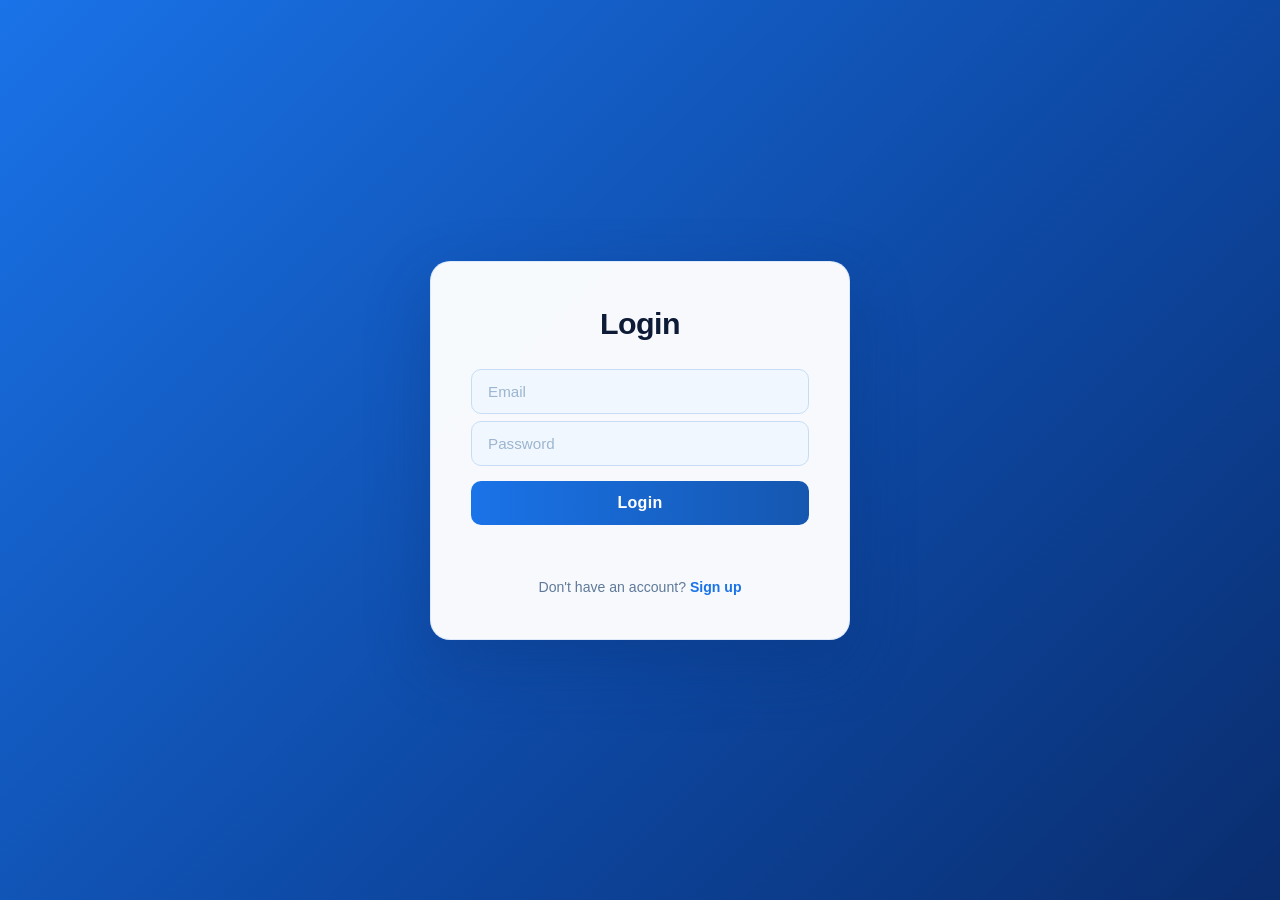
<file: templates/index.html>
<!DOCTYPE html>
<html lang="en">
<head><meta charset="UTF-8"><meta name="viewport" content="width=device-width,initial-scale=1">
<title>Login — SMS</title>
<link rel="stylesheet" href="/static/css/style.css"></head>
<body class="auth" data-page="login">
<div class="box">
  <h2>Login</h2>
  <input type="email" id="email" placeholder="Email" autocomplete="email">
  <input type="password" id="password" placeholder="Password">
  <button id="login-btn">Login</button>
  <div id="msg"></div>
  <p>Don't have an account? <a href="/signup">Sign up</a></p>
</div>
<script type="module" src="/static/js/auth.js"></script>
</body></html>
</file>
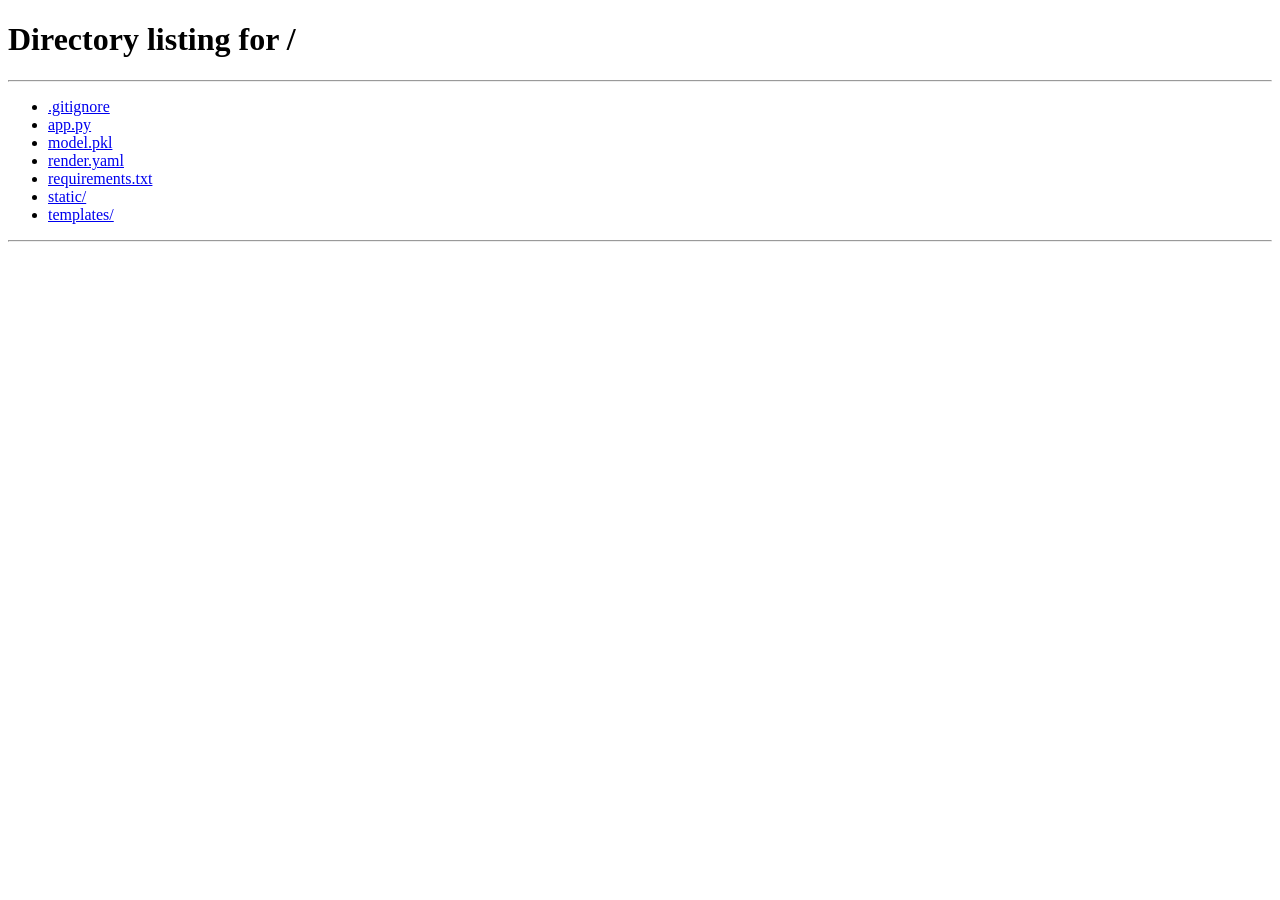
<file: templates/home.html>
<!DOCTYPE html>
<html lang="en">
<head><meta charset="UTF-8"><title>SMS</title>
<link rel="stylesheet" href="/static/css/style.css"></head>
<body class="auth">
<div class="box"><h2>Redirecting...</h2></div>
<script type="module">
import { getTok, getUsr } from "/static/js/utils.js";
const u=getUsr(),t=getTok();
if(!u||!t){window.location.href="/";}
else{const m={super_admin:"/super-admin",admin:"/admin",user:"/user"};window.location.href=m[u.role]||"/";}
</script></body></html>
</file>
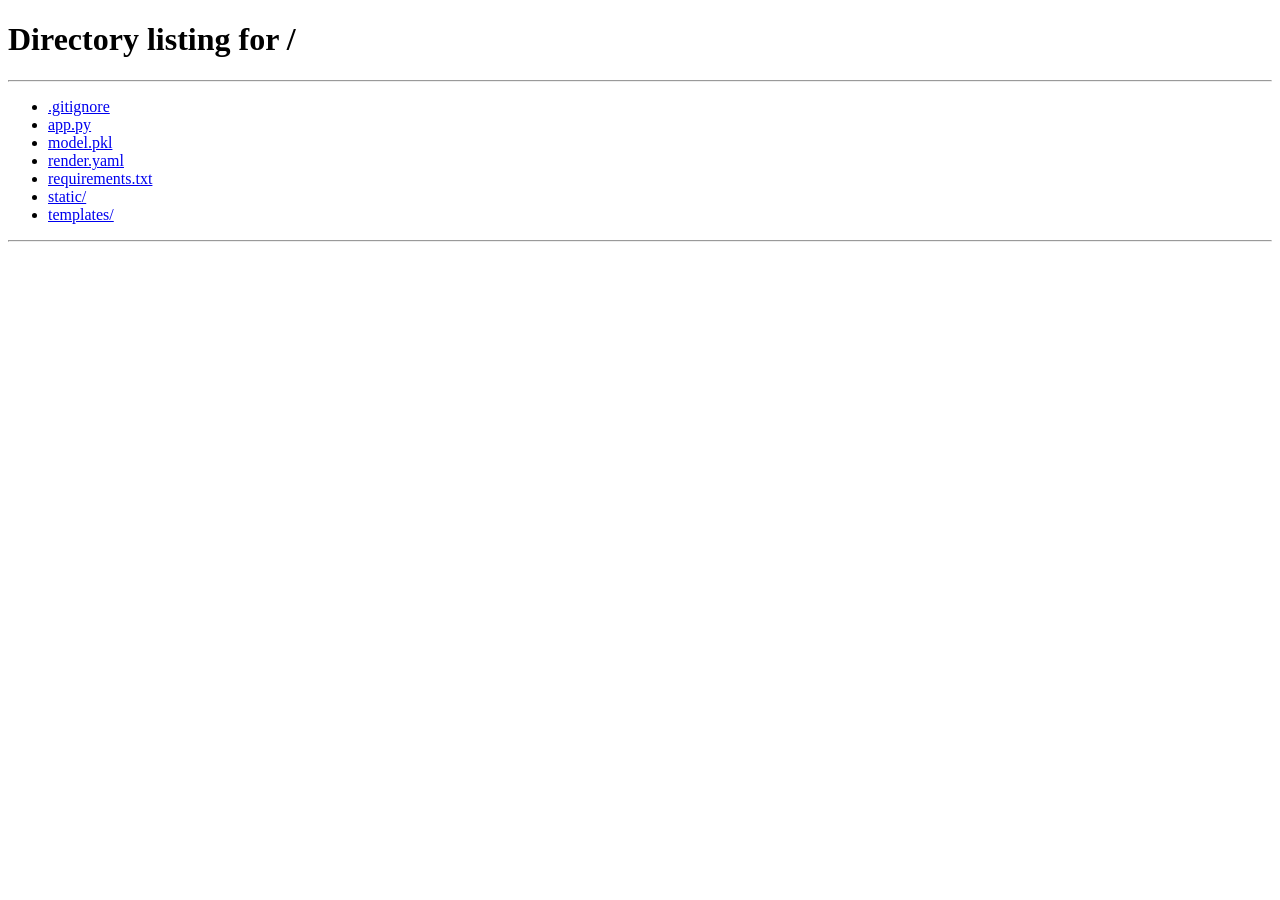
<file: templates/otp.html>
<!DOCTYPE html>
<html lang="en">
<head>
<meta charset="UTF-8">
<meta name="viewport" content="width=device-width,initial-scale=1">
<title>OTP Verification — SMS</title>
<link rel="stylesheet" href="/static/css/style.css">
<style>
  .otp-input-box {
    width:100%;padding:14px 16px;margin:12px 0 6px;
    border:2px solid #7b5ea7;border-radius:12px;
    font-size:2rem;font-weight:700;text-align:center;
    letter-spacing:14px;font-family:monospace;
    background:#fff;color:#1a1a2e;outline:none;
    transition:border-color .2s,box-shadow .2s;
  }
  .otp-input-box:focus{border-color:#4a90d9;box-shadow:0 0 0 3px rgba(74,144,217,.15)}
  .btn-verify{
    width:100%;padding:13px;margin-top:12px;border:none;border-radius:10px;
    font-size:1rem;font-weight:700;cursor:pointer;
    background:linear-gradient(90deg,#4a90d9,#7b5ea7);color:#fff;
    transition:transform .15s,box-shadow .15s;
  }
  .btn-verify:hover{transform:translateY(-1px);box-shadow:0 6px 20px rgba(123,94,167,.4)}
  .btn-verify:disabled{opacity:.5;cursor:not-allowed;transform:none;box-shadow:none}
  .btn-resend{
    width:100%;padding:11px;margin-top:8px;border:1.5px solid #d1d5db;
    border-radius:10px;font-size:.95rem;font-weight:600;cursor:pointer;
    background:transparent;color:#7b5ea7;font-family:'Segoe UI',sans-serif;
    transition:background .15s,border-color .15s;
  }
  .btn-resend:hover{background:#f3f0f8;border-color:#7b5ea7}
  .btn-resend:disabled{opacity:.5;cursor:not-allowed}
  .otp-timer{text-align:center;font-size:.88rem;color:#6b7280;margin-top:4px}
  .otp-timer span{color:#b45309;font-weight:700;font-family:monospace}
  #otp-msg{margin-top:12px;font-size:.9rem;font-weight:600;min-height:20px;
    color:#dc2626;text-align:center;line-height:1.4}
  #otp-msg.ok{color:#16a34a}
</style>
</head>
<body class="auth">
<div class="box">
  <h2>OTP Verification</h2>

  <div class="risk-box">
    ⚠️ High risk login detected.<br>
    OTP sent to: <strong id="otp-email" style="color:#7b5ea7"></strong>
  </div>

  <input
    type="tel"
    id="otpInput"
    class="otp-input-box"
    placeholder="——————"
    maxlength="6"
    inputmode="numeric"
    autocomplete="one-time-code"
  >

  <div class="otp-timer">Expires in <span id="timer">01:00</span></div>

  <button id="verifyBtn" class="btn-verify">Verify OTP</button>
  <button id="resendBtn" class="btn-resend">🔄 Resend OTP</button>

  <div id="otp-msg"></div>

  <p style="margin-top:14px;font-size:.88rem;color:#6b7280;text-align:center">
    <a href="/" style="color:#7b5ea7;font-weight:700;text-decoration:none">← Back to Login</a>
  </p>
</div>

<script>
// Inline script — no module imports to avoid any loading issues
(function(){
  const raw = sessionStorage.getItem("otp_p");
  if (!raw) { window.location.href="/"; return; }
  const pend = JSON.parse(raw);

  document.getElementById("otp-email").textContent = pend.email || "";

  const inp    = document.getElementById("otpInput");
  const verBtn = document.getElementById("verifyBtn");
  const resBtn = document.getElementById("resendBtn");
  const msgEl  = document.getElementById("otp-msg");
  const timerEl= document.getElementById("timer");

  // Focus input immediately
  inp.focus();

  // Only allow digits
  inp.addEventListener("input", function(){
    this.value = this.value.replace(/\D/g,"").slice(0,6);
  });

  // 60s timer
  let cd = 60, iv;
  function startTimer(){
    clearInterval(iv);
    iv = setInterval(function(){
      cd--;
      var m=String(Math.floor(cd/60)).padStart(2,"0");
      var s=String(cd%60).padStart(2,"0");
      timerEl.textContent = m+":"+s;
      if(cd<=0){
        clearInterval(iv);
        msgEl.textContent="OTP expired. Click Resend OTP.";
        msgEl.className="";
        verBtn.disabled=true;
      }
    },1000);
  }
  startTimer();

  // Verify OTP
  verBtn.addEventListener("click", async function(){
    var entered = inp.value.trim();
    if(!entered || entered.length < 6){
      msgEl.textContent="Please enter the 6-digit OTP.";
      msgEl.className=""; return;
    }
    verBtn.disabled=true; verBtn.textContent="Verifying...";
    msgEl.textContent=""; msgEl.className="";
    try{
      var r = await fetch("/api/verify-otp",{
        method:"POST",
        headers:{"Content-Type":"application/json"},
        body:JSON.stringify({user_id:pend.user_id, otp:entered})
      });
      var d = await r.json();
      if(!r.ok){
        msgEl.textContent = d.error || "Wrong OTP ❌";
        msgEl.className="";
        verBtn.disabled=false; verBtn.textContent="Verify OTP";
        return;
      }
      msgEl.textContent="OTP Verified ✅"; msgEl.className="ok";
      clearInterval(iv);

      // Cleanup session
      var email = pend.email;
      var lc = parseInt(localStorage.getItem(email+"_lc")||"0")+1;
      localStorage.setItem(email+"_lc", lc);
      sessionStorage.setItem(email+"_fa","0");
      localStorage.removeItem(email+"_pfa");
      sessionStorage.removeItem("otp_p");
      sessionStorage.removeItem("_loc_cache");
      ["pd","pl","pt","plc","pfa2"].forEach(function(k){sessionStorage.removeItem(k);});

      // Save JWT
      localStorage.setItem("sms_token", d.token);
      localStorage.setItem("sms_user", JSON.stringify({role:d.role,email:d.email,name:d.name}));

      var map={super_admin:"/super-admin",admin:"/admin",user:"/user"};
      setTimeout(function(){window.location.href=map[d.role]||"/user";},1000);
    }catch(e){
      msgEl.textContent="Error: "+e.message;
      verBtn.disabled=false; verBtn.textContent="Verify OTP";
    }
  });

  // Resend OTP
  resBtn.addEventListener("click", async function(){
    var email=pend.email;
    if(!email){
      msgEl.textContent="Session lost. Please login again.";
      setTimeout(function(){window.location.href="/";},2000); return;
    }
    resBtn.disabled=true; resBtn.textContent="Sending...";
    msgEl.textContent=""; msgEl.className="";
    try{
      var r = await fetch("/api/resend-otp",{
        method:"POST",
        headers:{"Content-Type":"application/json"},
        body:JSON.stringify({user_id:pend.user_id, email:email})
      });
      var d = await r.json();
      if(r.ok){
        msgEl.textContent="New OTP sent to "+email+" 📩"; msgEl.className="ok";
        cd=60; startTimer(); verBtn.disabled=false; verBtn.textContent="Verify OTP";
        inp.value=""; inp.focus();
      } else {
        msgEl.textContent=d.error||"Failed to resend. Try again.";
      }
    }catch(e){
      msgEl.textContent="Failed to resend. Try again.";
    }
    resBtn.disabled=false; resBtn.textContent="🔄 Resend OTP";
  });
})();
</script>
</body>
</html>
</file>
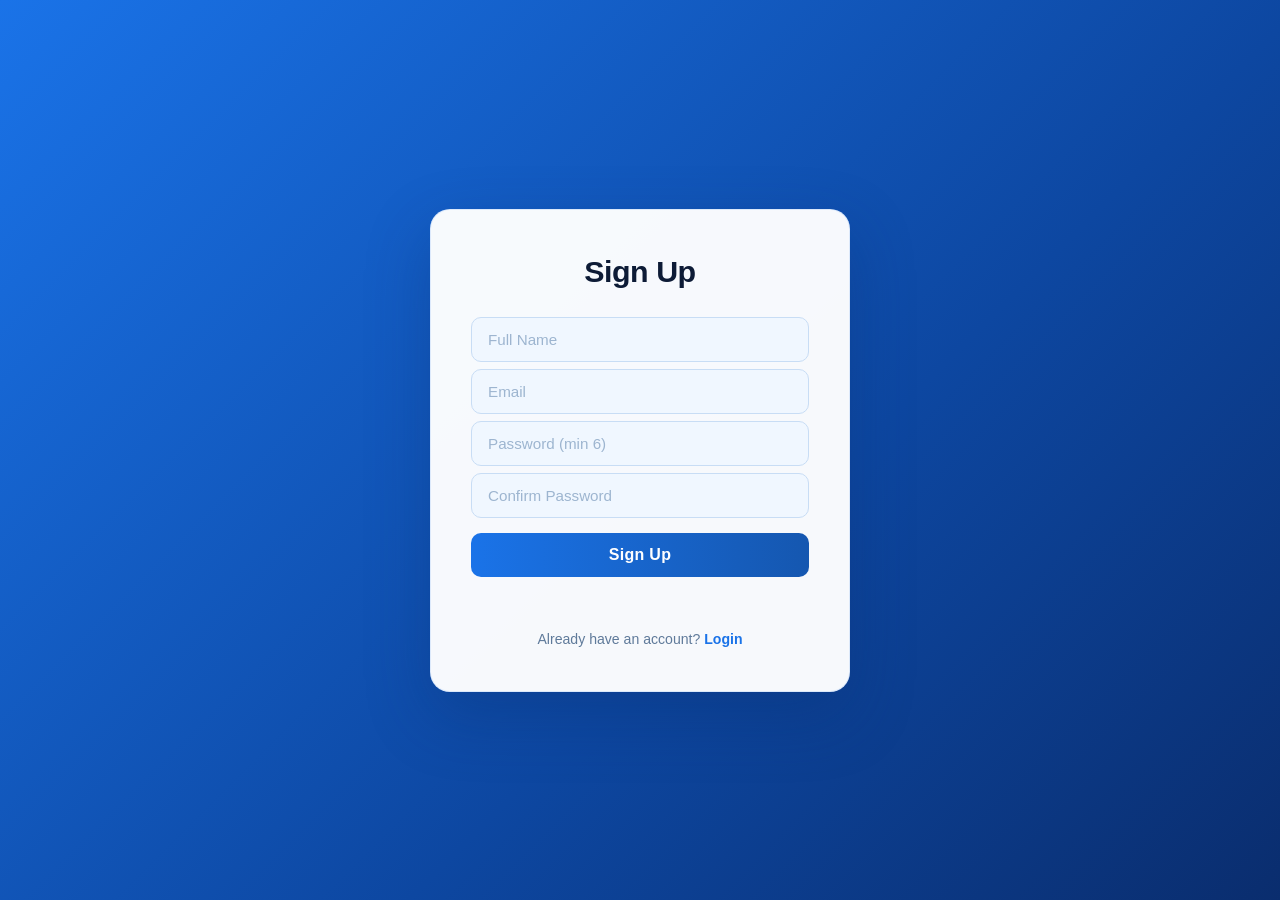
<file: templates/signup.html>
<!DOCTYPE html>
<html lang="en">
<head><meta charset="UTF-8"><meta name="viewport" content="width=device-width,initial-scale=1">
<title>Sign Up — SMS</title>
<link rel="stylesheet" href="/static/css/style.css"></head>
<body class="auth" data-page="signup">
<div class="box">
  <h2>Sign Up</h2>
  <input type="text"     id="name"     placeholder="Full Name">
  <input type="email"    id="email"    placeholder="Email">
  <input type="password" id="password" placeholder="Password (min 6)">
  <input type="password" id="confirm"  placeholder="Confirm Password">
  <button id="signup-btn">Sign Up</button>
  <div id="msg"></div>
  <p>Already have an account? <a href="/">Login</a></p>
</div>
<script type="module" src="/static/js/auth.js"></script>
</body></html>
</file>
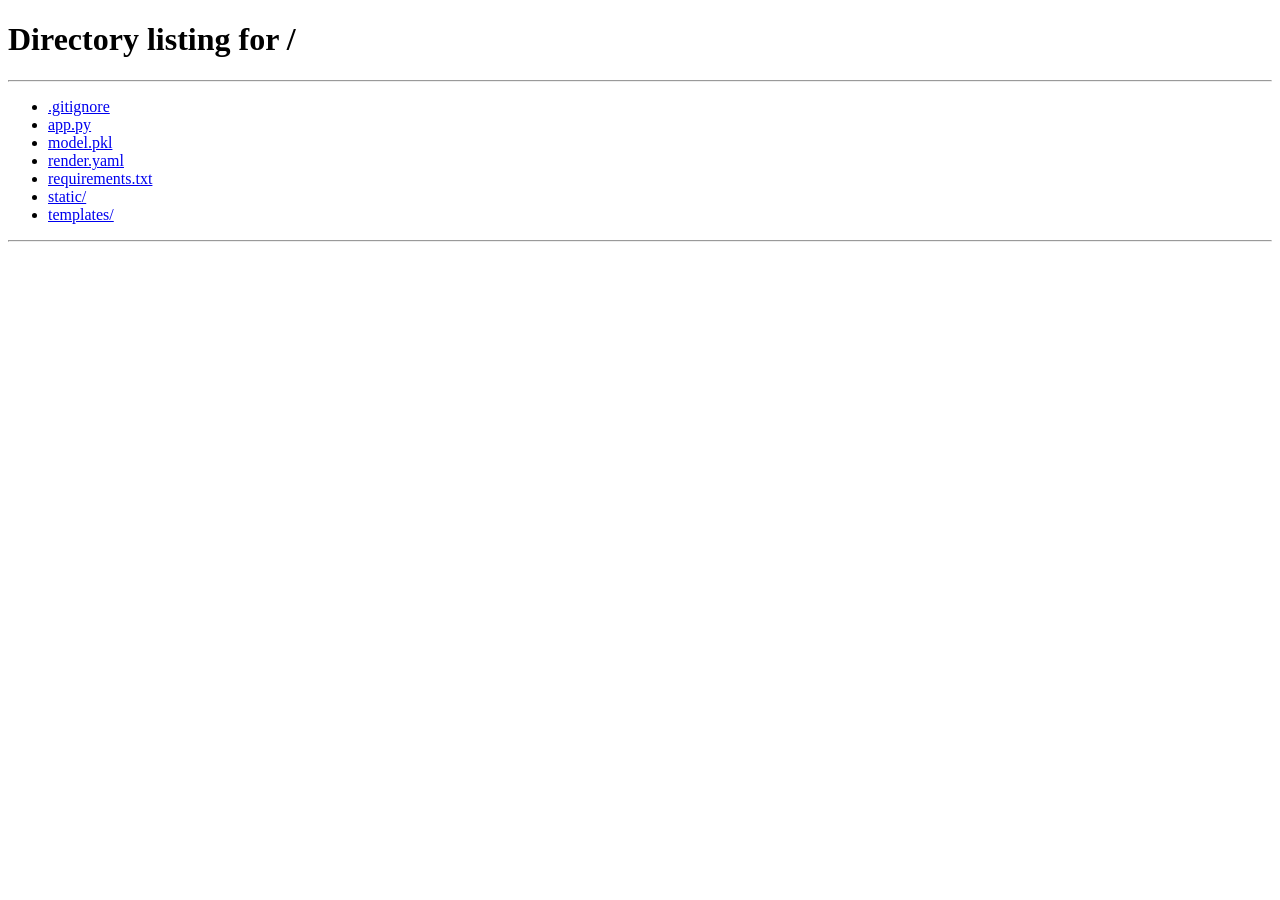
<file: templates/user.html>
<!DOCTYPE html>
<html lang="en">
<head><meta charset="UTF-8"><meta name="viewport" content="width=device-width,initial-scale=1">
<title>My Account — SMS</title>
<link rel="stylesheet" href="/static/css/style.css">
</head>
<body class="dash">
<div class="layout">
  <aside class="sidebar">
    <div class="sb-head"><div class="sb-tag">SMS</div><div class="sb-name">My <span>Account</span></div></div>
    <div class="sb-user">
      <div class="av av-us">U</div>
      <div><div class="sb-un" id="sb-uname">User</div><div class="sb-ur r-us">User</div></div>
    </div>
    <nav class="sb-nav">
      <div class="nav-sec">My Account</div>
      <a class="nav-item active" data-s="profile"><span class="ni">👤</span>Profile</a>
      <a class="nav-item" data-s="activity"><span class="ni">🕐</span>Login Activity</a>
      <a class="nav-item" data-s="security"><span class="ni">🔒</span>Security Info</a>
    </nav>
    <div class="sb-foot"><button class="logout" id="logout-btn">🚪 Sign Out</button></div>
  </aside>
  <main class="main">

    <div id="s-profile" class="sec active">
      <div class="pg-hd"><div><h1>My Profile</h1><p>Your account information</p></div></div>
      <div class="pc">
        <div class="pav av-us" id="pav">U</div>
        <div class="pi">
          <h2 id="pname">—</h2><p id="pemail">—</p>
          <div style="display:flex;gap:8px;margin-top:8px"><span id="prole"></span><span id="pstat"></span></div>
        </div>
      </div>
      <div class="ig">
        <div class="ii"><div class="il">Email</div><div class="iv" id="i-email">—</div></div>
        <div class="ii"><div class="il">Name</div><div class="iv" id="i-name">—</div></div>
        <div class="ii"><div class="il">Role</div><div class="iv" id="i-role">—</div></div>
        <div class="ii"><div class="il">Status</div><div class="iv" id="i-stat">—</div></div>
        <div class="ii"><div class="il">Member Since</div><div class="iv" id="i-since">—</div></div>
      </div>
      <button class="btn btn-o" id="edit-btn">✏️ Edit Name</button>
      <div id="edit-form" style="display:none;gap:10px;margin-top:12px;align-items:center;flex-wrap:wrap">
        <input type="text" id="new-name" placeholder="New name…"
          style="background:var(--card);border:1px solid var(--bdr);border-radius:8px;padding:9px 12px;color:var(--dt);font-family:var(--font);font-size:13px;outline:none;min-width:190px">
        <button class="btn btn-s" id="save-name">Save</button>
      </div>
    </div>

    <div id="s-activity" class="sec">
      <div class="pg-hd"><div><h1>Login Activity</h1><p>Your personal login history</p></div></div>
      <div class="tw">
        <table><thead><tr><th>Action</th><th>Risk</th><th>Status</th><th>Device</th><th>Timestamp</th></tr></thead>
        <tbody id="act-tb"></tbody></table>
      </div>
    </div>

    <div id="s-security" class="sec">
      <div class="pg-hd"><div><h1>Security Info</h1><p>How your account is protected</p></div></div>
      <div class="ig">
        <div class="ii"><div class="il">Last Login Risk</div><div class="iv" id="sec-risk">—</div></div>
        <div class="ii"><div class="il">Last Login Time</div><div class="iv" id="sec-time">—</div></div>
        <div class="ii"><div class="il">Last Action</div><div class="iv" id="sec-action">—</div></div>
        <div class="ii"><div class="il">Last Device</div><div class="iv" id="sec-device">—</div></div>
        <div class="ii"><div class="il">Last Location</div><div class="iv" id="sec-loc">—</div></div>
        <div class="ii"><div class="il">MFA Status</div><div class="iv" id="sec-mfa">—</div></div>
      </div>
      <div class="wbox">Only you can see your own data. Contact an admin if you notice suspicious activity.</div>
    </div>

  </main>
</div>
<div id="toast"></div>
<script type="module" src="/static/js/user.js"></script>
</body></html>
</file>
<file: static/css/style.css>
:root {
  /* Auth pages */
  --bg-grad:  linear-gradient(135deg, #1a73e8 0%, #0d47a1 60%, #0a2d6e 100%);
  --card-bg:  rgba(255,255,255,0.97);
  --iborder:  #c8ddf5;
  --ifocus:   #1a73e8;
  --btngrad:  linear-gradient(90deg, #1a73e8, #1557b0);
  --tdark:    #0d1b36;
  --tmuted:   #5f7a9a;
  --tlink:    #1a73e8;
  --shadow:   0 24px 64px rgba(10,45,110,0.30);
  --font:     'Segoe UI', Arial, sans-serif;

  /* Dashboard — premium corporate blue */
  --bg:    #071428;          /* deep navy page bg */
  --surf:  #0b1f40;          /* sidebar */
  --card:  #0f2347;          /* card bg */
  --card2: #142b56;          /* table header */
  --bdr:   #1e3a6e;          /* borders */
  --acc:   #1a73e8;          /* primary blue */
  --acc2:  #4fc3f7;          /* light sky blue */
  --danger:#ef5350;
  --warn:  #ffa726;
  --ok:    #26c281;
  --dt:    #e8f0fe;          /* text — light blue-white */
  --mut:   #7a9cc0;          /* muted text */
  --mono:  'Courier New', monospace;
}

*,*::before,*::after { box-sizing:border-box; margin:0; padding:0; }
html,body { height:100%; }

/* ══════════════════════════════════
   AUTH PAGES — deep professional blue
══════════════════════════════════ */
body.auth {
  font-family: var(--font);
  background: var(--bg-grad);
  background-attachment: fixed;
  min-height: 100vh;
  display: flex; align-items: center; justify-content: center;
  padding: 40px 20px; overflow-y: auto;
}
.box {
  background: var(--card-bg);
  border-radius: 20px;
  padding: 44px 40px;
  width: 100%; max-width: 420px;
  box-shadow: var(--shadow);
  text-align: center;
  animation: cardIn .45s ease;
  border: 1px solid rgba(26,115,232,0.12);
}
@keyframes cardIn { from{opacity:0;transform:translateY(22px)} to{opacity:1;transform:translateY(0)} }

.box h2 {
  font-size: 1.9rem; font-weight: 800; color: var(--tdark);
  margin-bottom: 28px; letter-spacing: -0.5px;
}
.box input {
  width: 100%; padding: 13px 16px; margin: 7px 0;
  border: 1.5px solid var(--iborder); border-radius: 10px;
  font-size: .95rem; font-family: var(--font); color: var(--tdark);
  background: #f0f7ff; outline: none; display: block;
  transition: border-color .2s, box-shadow .2s;
}
.box input:focus {
  border-color: var(--ifocus);
  box-shadow: 0 0 0 3px rgba(26,115,232,0.15);
  background: #fff;
}
.box input::placeholder { color: #9db5d0; }

.box button {
  width: 100%; padding: 13px; margin: 8px 0;
  border: none; border-radius: 10px;
  font-size: 1rem; font-weight: 700; font-family: var(--font);
  cursor: pointer;
  background: var(--btngrad); color: #fff;
  transition: transform .15s, box-shadow .15s;
  letter-spacing: 0.3px;
}
.box button:hover {
  transform: translateY(-1px);
  box-shadow: 0 6px 20px rgba(26,115,232,0.40);
}
.box button:active { transform: translateY(0); }
.box button.sec {
  background: transparent;
  color: var(--tlink);
  border: 1.5px solid var(--iborder);
  font-weight: 600;
}
.box button.sec:hover { background: #e8f0fe; box-shadow: none; transform: none; }

#msg {
  margin-top: 14px; font-size: .9rem; font-weight: 600;
  min-height: 20px; color: #d32f2f; line-height: 1.4; text-align: center;
}
#msg.ok { color: #1b7e4a; }

.box p  { font-size: .88rem; color: var(--tmuted); margin-top: 12px; }
.box a  { color: var(--tlink); font-weight: 700; text-decoration: none; }
.box a:hover { text-decoration: underline; }

.risk-box {
  background: #fff8e1; border: 1.5px solid #ffa726;
  border-radius: 10px; padding: 10px 14px;
  font-size: .88rem; font-weight: 600; color: #6d4c00;
  margin-bottom: 14px; text-align: left;
}

/* OTP page */
.otp-input-box {
  width:100%; padding:14px 16px; margin:12px 0 6px;
  border:2px solid #1a73e8; border-radius:12px;
  font-size:2rem; font-weight:700; text-align:center;
  letter-spacing:14px; font-family:monospace;
  background:#f0f7ff; color:#0d1b36; outline:none;
  transition:border-color .2s, box-shadow .2s;
}
.otp-input-box:focus { border-color:#0d47a1; box-shadow:0 0 0 3px rgba(26,115,232,.15); }
.btn-verify {
  width:100%; padding:13px; margin-top:12px; border:none; border-radius:10px;
  font-size:1rem; font-weight:700; cursor:pointer;
  background:linear-gradient(90deg,#1a73e8,#1557b0); color:#fff;
  transition:transform .15s, box-shadow .15s;
}
.btn-verify:hover { transform:translateY(-1px); box-shadow:0 6px 20px rgba(26,115,232,.4); }
.btn-verify:disabled { opacity:.5; cursor:not-allowed; transform:none; box-shadow:none; }
.btn-resend {
  width:100%; padding:11px; margin-top:8px; border:1.5px solid #c8ddf5;
  border-radius:10px; font-size:.95rem; font-weight:600; cursor:pointer;
  background:transparent; color:#1a73e8; font-family:var(--font);
  transition:background .15s, border-color .15s;
}
.btn-resend:hover { background:#e8f0fe; border-color:#1a73e8; }
.btn-resend:disabled { opacity:.5; cursor:not-allowed; }
.otp-timer { text-align:center; font-size:.88rem; color:var(--tmuted); margin-top:4px; }
.otp-timer span { color:#e65100; font-weight:700; font-family:monospace; }
#otp-msg { margin-top:12px; font-size:.9rem; font-weight:600; min-height:20px; color:#d32f2f; text-align:center; }
#otp-msg.ok { color:#1b7e4a; }

@media(max-width:480px) { .box { padding:28px 20px; } .box h2 { font-size:1.6rem; } }

/* ══════════════════════════════════
   DASHBOARD — premium corporate blue
══════════════════════════════════ */
body.dash { font-family:var(--font); background:var(--bg); color:var(--dt); min-height:100vh; }
::-webkit-scrollbar { width:5px; height:5px; }
::-webkit-scrollbar-track { background:var(--surf); }
::-webkit-scrollbar-thumb { background:var(--bdr); border-radius:3px; }

.layout { display:flex; min-height:100vh; }

.sidebar {
  width:240px; min-width:240px;
  background: linear-gradient(180deg, #0f2347 0%, #071428 100%);
  border-right: 1px solid var(--bdr);
  display:flex; flex-direction:column;
  position:fixed; top:0; left:0; height:100vh; overflow-y:auto; z-index:100;
}

.sb-head {
  padding:22px 20px;
  border-bottom: 1px solid rgba(26,115,232,0.25);
  background: linear-gradient(135deg, rgba(26,115,232,0.18), rgba(13,71,161,0.12));
}
.sb-tag {
  font-family:var(--mono); font-size:10px; letter-spacing:3px;
  color:#4fc3f7; text-transform:uppercase;
}
.sb-name { font-size:15px; font-weight:700; margin-top:4px; color:var(--dt); }
.sb-name span { color:#4fc3f7; }

.sb-user {
  padding:14px 20px; border-bottom:1px solid rgba(26,115,232,0.2);
  display:flex; align-items:center; gap:11px;
}
.av {
  width:38px; height:38px; border-radius:50%;
  display:flex; align-items:center; justify-content:center;
  font-weight:700; font-size:14px; flex-shrink:0; color:#fff;
}
.av-sa { background:linear-gradient(135deg,#ff8f00,#f44336); }
.av-ad { background:linear-gradient(135deg,#1a73e8,#0d47a1); }
.av-us { background:linear-gradient(135deg,#26c281,#1a73e8); }
.sb-un  { font-size:13px; font-weight:600; color:var(--dt); }
.sb-ur  { font-size:10px; font-weight:700; letter-spacing:1px; text-transform:uppercase; margin-top:2px; }
.r-sa   { color:#ffd54f; }
.r-ad   { color:#4fc3f7; }
.r-us   { color:#80cbc4; }

.sb-nav { padding:10px 0; flex:1; }
.nav-sec {
  padding:8px 20px 2px; font-size:10px; font-weight:700;
  letter-spacing:2px; text-transform:uppercase; color:rgba(74,195,247,0.45);
}
.nav-item {
  display:flex; align-items:center; gap:10px;
  padding:10px 20px; color:rgba(122,156,192,0.85);
  font-size:13px; font-weight:500; cursor:pointer;
  transition:all .15s; border-left:3px solid transparent;
  text-decoration:none; user-select:none;
}
.nav-item:hover { color:var(--dt); background:rgba(26,115,232,0.10); }
.nav-item.active {
  color:#fff; background:rgba(26,115,232,0.20);
  border-left-color:#1a73e8;
}
.ni { font-size:15px; width:20px; text-align:center; }

.sb-foot { padding:14px 20px; border-top:1px solid rgba(26,115,232,0.2); }
.logout {
  display:flex; align-items:center; gap:10px;
  width:100%; padding:10px 14px;
  background:transparent; border:1px solid rgba(26,115,232,0.35);
  border-radius:8px; color:var(--mut);
  font-family:var(--font); font-size:13px; font-weight:500;
  cursor:pointer; transition:all .2s;
}
.logout:hover { border-color:var(--danger); color:var(--danger); }

.main { margin-left:240px; flex:1; padding:26px 30px; background:var(--bg); min-height:100vh; }

.pg-hd { margin-bottom:24px; display:flex; align-items:flex-start; justify-content:space-between; flex-wrap:wrap; gap:10px; }
.pg-hd h1 { font-size:21px; font-weight:700; color:var(--dt); }
.pg-hd p  { font-size:13px; color:var(--mut); margin-top:2px; }

.sec { display:none; }
.sec.active { display:block; animation:fu .3s ease; }
@keyframes fu { from{opacity:0;transform:translateY(8px)} to{opacity:1;transform:translateY(0)} }

/* Stat cards */
.sg { display:grid; grid-template-columns:repeat(auto-fill,minmax(170px,1fr)); gap:14px; margin-bottom:24px; }
.sc {
  background: linear-gradient(135deg, rgba(26,115,232,0.12), rgba(13,71,161,0.18));
  border: 1px solid rgba(26,115,232,0.28);
  border-radius:12px; padding:20px; transition:all .2s;
}
.sc:hover {
  border-color:rgba(79,195,247,0.6);
  box-shadow: 0 4px 20px rgba(26,115,232,0.20);
  transform: translateY(-2px);
}
.sl { font-size:11px; font-weight:600; letter-spacing:1px; text-transform:uppercase; color:var(--mut); margin-bottom:8px; }
.sv { font-family:var(--mono); font-size:28px; font-weight:700; line-height:1; color:var(--dt); }
.si { float:right; font-size:20px; opacity:.65; }

/* Tables */
.tw {
  background: rgba(15,35,71,0.7);
  border: 1px solid rgba(26,115,232,0.25);
  border-radius:12px; overflow:hidden; margin-bottom:20px;
}
.th {
  padding:13px 18px; border-bottom:1px solid rgba(26,115,232,0.2);
  display:flex; align-items:center; justify-content:space-between; flex-wrap:wrap; gap:8px;
}
.th h3 { font-size:14px; font-weight:600; color:var(--dt); }
table { width:100%; border-collapse:collapse; }
thead th {
  padding:10px 16px; background:rgba(20,43,86,0.8);
  font-size:11px; font-weight:700; letter-spacing:1px;
  text-transform:uppercase; color:var(--mut); text-align:left;
}
tbody tr { border-bottom:1px solid rgba(26,115,232,0.12); transition:background .13s; }
tbody tr:last-child { border-bottom:none; }
tbody tr:hover { background:rgba(26,115,232,0.10); }
tbody td { padding:10px 16px; font-size:13px; color:var(--dt); vertical-align:middle; }

/* Charts */
.cg { display:grid; grid-template-columns:1fr 1fr; gap:16px; margin-bottom:20px; }
.cc {
  background:rgba(15,35,71,0.7); border:1px solid rgba(26,115,232,0.25);
  border-radius:12px; padding:18px;
}
.cc h3 { font-size:13px; font-weight:600; color:var(--mut); margin-bottom:12px; }
.cc canvas { max-height:200px; }

/* Filters */
.fb { display:flex; gap:10px; flex-wrap:wrap; margin-bottom:13px; }
.fb input, .fb select {
  background:rgba(15,35,71,0.8); border:1px solid rgba(26,115,232,0.3);
  border-radius:8px; padding:8px 13px; color:var(--dt);
  font-family:var(--font); font-size:13px; outline:none; min-width:145px;
}
.fb input:focus, .fb select:focus {
  border-color:#4fc3f7; box-shadow:0 0 0 2px rgba(79,195,247,0.15);
}
.fb select option { background:#0f2347; }

/* Buttons */
.btn {
  display:inline-flex; align-items:center; justify-content:center; gap:5px;
  padding:7px 13px; border-radius:7px; font-family:var(--font);
  font-size:12px; font-weight:600; cursor:pointer; border:none; transition:all .18s;
}
.btn-d { background:var(--danger); color:#fff; }
.btn-d:hover { background:#c62828; }
.btn-s { background:var(--ok); color:#fff; }
.btn-s:hover { background:#1e9e6a; }
.btn-o { background:transparent; border:1px solid rgba(26,115,232,0.4); color:var(--dt); }
.btn-o:hover { border-color:#4fc3f7; color:#4fc3f7; }

/* Badges */
.badge { display:inline-block; padding:3px 9px; border-radius:20px; font-size:11px; font-weight:700; }
.b-sa      { background:rgba(255,143,0,.20);  color:#ffd54f; }
.b-admin   { background:rgba(26,115,232,.20); color:#82b1ff; }
.b-user    { background:rgba(38,194,129,.15); color:#80cbc4; }
.b-active  { background:rgba(38,194,129,.15); color:#80cbc4; }
.b-blocked { background:rgba(239,83,80,.15);  color:#ef9a9a; }
.b-success { background:rgba(38,194,129,.15); color:#80cbc4; }
.b-failed  { background:rgba(239,83,80,.15);  color:#ef9a9a; }
.b-pending { background:rgba(255,167,38,.15); color:#ffd54f; }
.rh { background:rgba(239,83,80,.15); color:#ef9a9a; padding:3px 9px; border-radius:20px; font-size:11px; font-weight:700; }
.rl { background:rgba(38,194,129,.15); color:#80cbc4; padding:3px 9px; border-radius:20px; font-size:11px; font-weight:700; }

/* Profile */
.pc {
  background:rgba(15,35,71,0.7); border:1px solid rgba(26,115,232,0.25);
  border-radius:14px; padding:24px; display:flex; align-items:center; gap:20px; margin-bottom:20px;
}
.pav { width:64px; height:64px; border-radius:50%; display:flex; align-items:center; justify-content:center; font-size:24px; font-weight:700; flex-shrink:0; color:#fff; }
.pi h2 { font-size:19px; font-weight:700; color:var(--dt); }
.pi p  { font-size:13px; color:var(--mut); margin-top:3px; }

.ig { display:grid; grid-template-columns:repeat(auto-fill,minmax(220px,1fr)); gap:13px; margin-bottom:20px; }
.ii { background:rgba(15,35,71,0.7); border:1px solid rgba(26,115,232,0.25); border-radius:10px; padding:14px 16px; }
.il { font-size:11px; font-weight:700; letter-spacing:1px; text-transform:uppercase; color:var(--mut); margin-bottom:5px; }
.iv { font-size:14px; font-weight:600; color:var(--dt); }

/* Spinner / Toast */
.spin {
  display:inline-block; width:16px; height:16px;
  border:2px solid rgba(79,195,247,0.2);
  border-top-color:#1a73e8; border-radius:50%;
  animation:sp .7s linear infinite;
}
@keyframes sp { to { transform:rotate(360deg); } }
#toast { position:fixed; bottom:20px; right:20px; display:flex; flex-direction:column; gap:7px; z-index:9999; }
.toast {
  padding:11px 16px; border-radius:9px; font-size:13px; font-weight:500;
  max-width:300px; animation:ti .3s ease; box-shadow:0 6px 20px rgba(0,0,0,.4);
}
.t-ok  { background:var(--ok);     color:#fff; }
.t-err { background:var(--danger); color:#fff; }
.t-info{ background:var(--acc);    color:#fff; }
@keyframes ti { from{opacity:0;transform:translateX(16px)} to{opacity:1;transform:translateX(0)} }

.wbox {
  background:rgba(26,115,232,0.10); border:1px solid rgba(26,115,232,0.30);
  color:#90caf9; border-radius:9px; padding:12px 16px; font-size:13px; margin-top:14px;
}

@media(max-width:700px) {
  .sidebar{width:200px;min-width:200px} .main{margin-left:200px;padding:16px 12px}
  .cg{grid-template-columns:1fr} .sg{grid-template-columns:1fr 1fr}
}
@media(max-width:500px) { .sidebar{display:none} .main{margin-left:0} }
</file>
